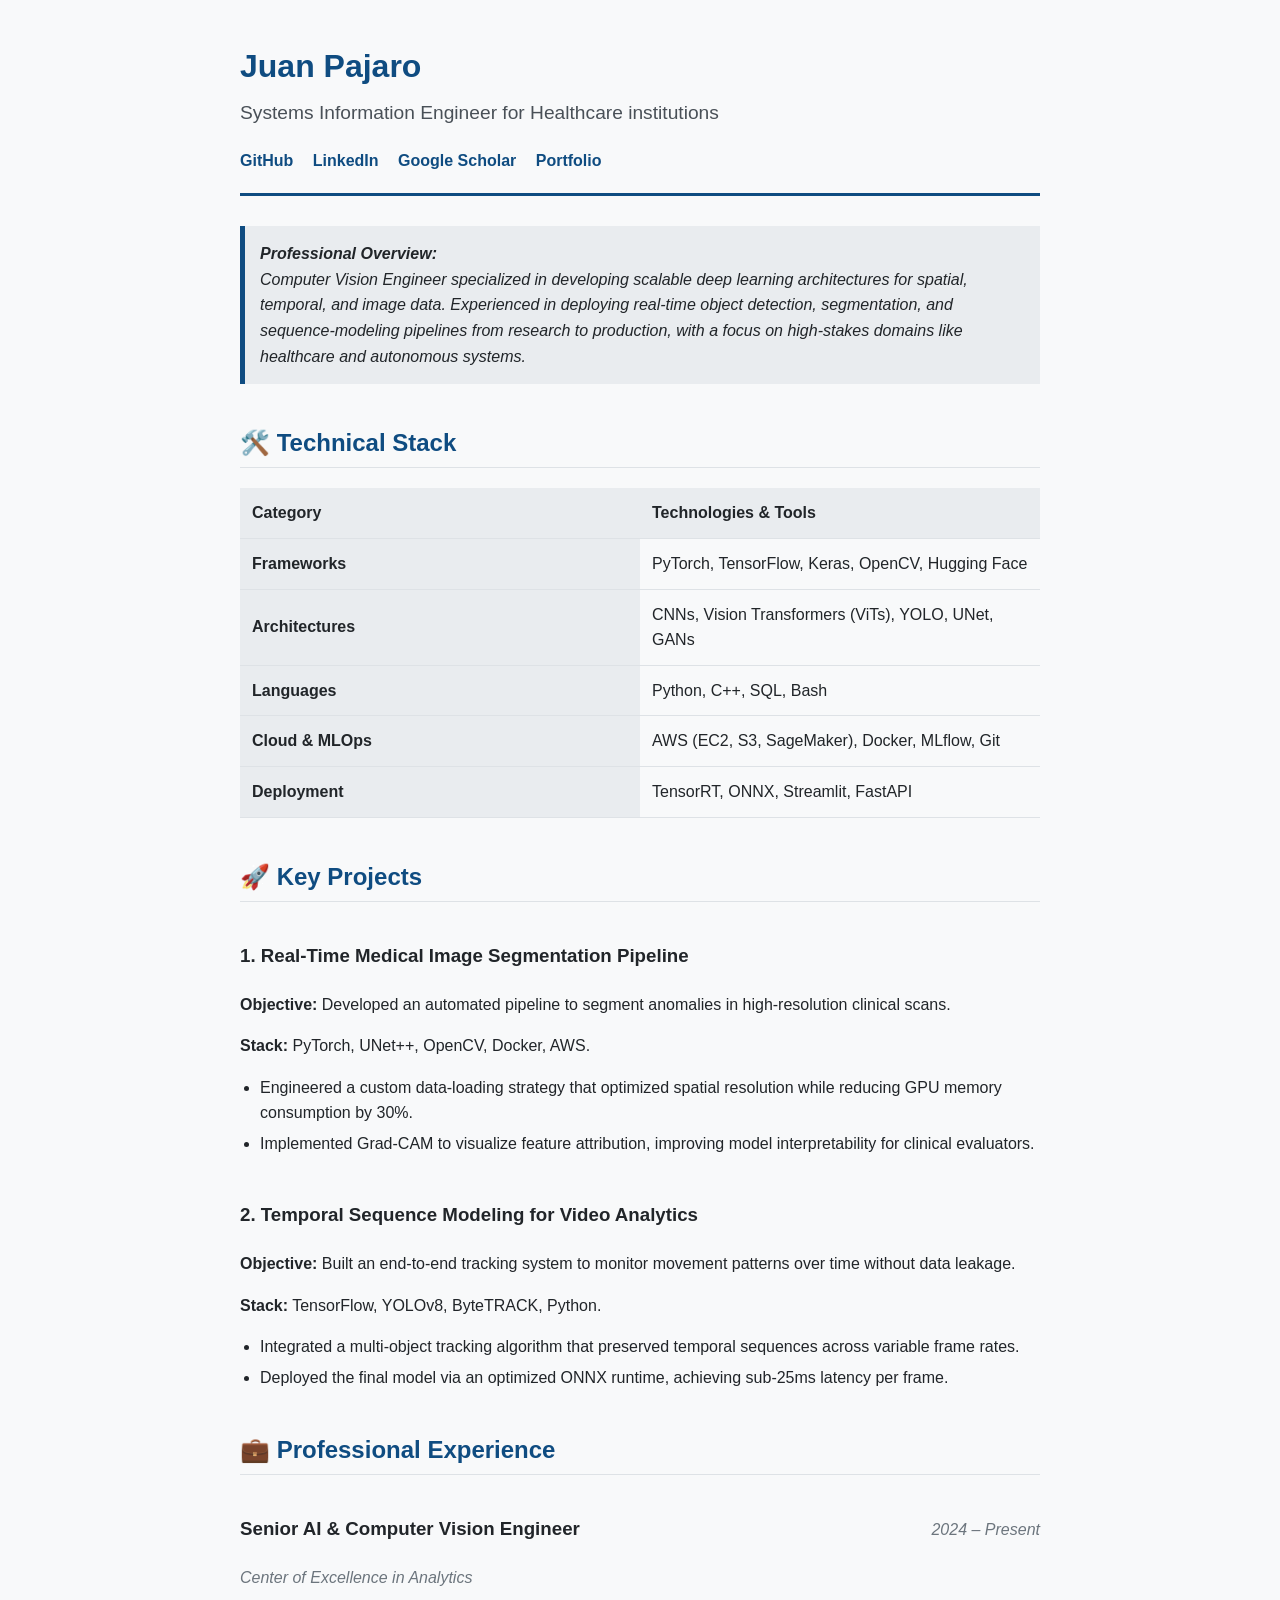
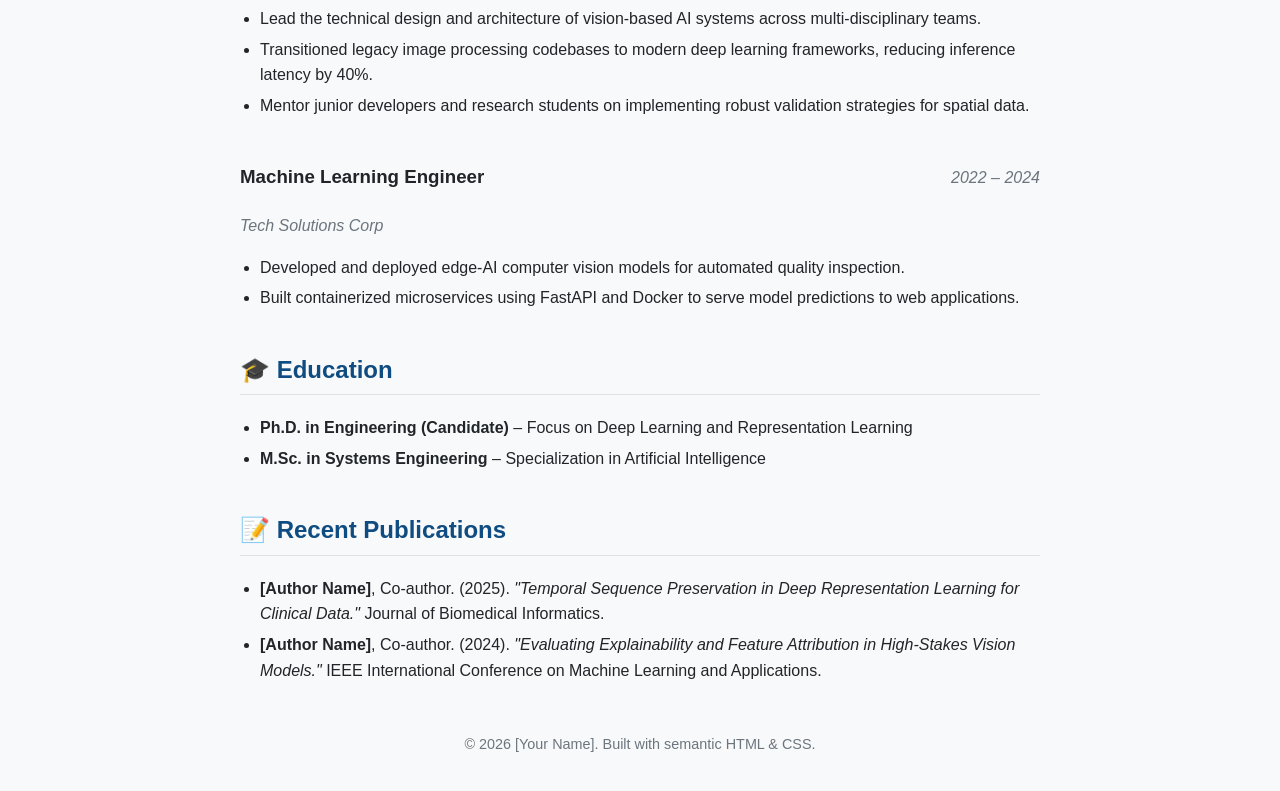
<file: index.html>
<!DOCTYPE html>
<html lang="en">
<head>
    <meta charset="UTF-8">
    <meta name="viewport" content="width=device-width, initial-scale=1.0">
    <title>Computer Vision & Deep Learning Engineer | Portfolio</title>
    <link rel="stylesheet" href="style.css">
</head>
<body>

    <header>
        <h1>Juan Pajaro</h1>
        <p class="subtitle">Systems Information Engineer for Healthcare institutions</p>
        <div class="contact-links">
            <a href="https://github.com/juanpajaro">GitHub</a>
            <a href="#">LinkedIn</a>
            <a href="#">Google Scholar</a>
            <a href="#">Portfolio</a>
        </div>
    </header>

    <main>
        <blockquote>
            <strong>Professional Overview:</strong><br>
            Computer Vision Engineer specialized in developing scalable deep learning architectures for spatial, temporal, and image data. Experienced in deploying real-time object detection, segmentation, and sequence-modeling pipelines from research to production, with a focus on high-stakes domains like healthcare and autonomous systems.
        </blockquote>

        <section id="tech-stack">
            <h2>🛠️ Technical Stack</h2>
            <table>
                <thead>
                    <tr>
                        <th>Category</th>
                        <th>Technologies & Tools</th>
                    </tr>
                </thead>
                <tbody>
                    <tr>
                        <th>Frameworks</th>
                        <td>PyTorch, TensorFlow, Keras, OpenCV, Hugging Face</td>
                    </tr>
                    <tr>
                        <th>Architectures</th>
                        <td>CNNs, Vision Transformers (ViTs), YOLO, UNet, GANs</td>
                    </tr>
                    <tr>
                        <th>Languages</th>
                        <td>Python, C++, SQL, Bash</td>
                    </tr>
                    <tr>
                        <th>Cloud & MLOps</th>
                        <td>AWS (EC2, S3, SageMaker), Docker, MLflow, Git</td>
                    </tr>
                    <tr>
                        <th>Deployment</th>
                        <td>TensorRT, ONNX, Streamlit, FastAPI</td>
                    </tr>
                </tbody>
            </table>
        </section>

        <section id="projects">
            <h2>🚀 Key Projects</h2>
            
            <div class="project-item">
                <div class="project-title">
                    <h3>1. Real-Time Medical Image Segmentation Pipeline</h3>
                </div>
                <p><strong>Objective:</strong> Developed an automated pipeline to segment anomalies in high-resolution clinical scans.</p>
                <p><strong>Stack:</strong> PyTorch, UNet++, OpenCV, Docker, AWS.</p>
                <ul>
                    <li>Engineered a custom data-loading strategy that optimized spatial resolution while reducing GPU memory consumption by 30%.</li>
                    <li>Implemented Grad-CAM to visualize feature attribution, improving model interpretability for clinical evaluators.</li>
                </ul>
            </div>

            <div class="project-item spacer">
                <div class="project-title">
                    <h3>2. Temporal Sequence Modeling for Video Analytics</h3>
                </div>
                <p><strong>Objective:</strong> Built an end-to-end tracking system to monitor movement patterns over time without data leakage.</p>
                <p><strong>Stack:</strong> TensorFlow, YOLOv8, ByteTRACK, Python.</p>
                <ul>
                    <li>Integrated a multi-object tracking algorithm that preserved temporal sequences across variable frame rates.</li>
                    <li>Deployed the final model via an optimized ONNX runtime, achieving sub-25ms latency per frame.</li>
                </ul>
            </div>
        </section>

        <section id="experience">
            <h2>💼 Professional Experience</h2>
            
            <div class="job-item">
                <div class="job-title">
                    <h3>Senior AI & Computer Vision Engineer</h3>
                    <span class="date">2024 – Present</span>
                </div>
                <p class="location">Center of Excellence in Analytics</p>
                <ul>
                    <li>Lead the technical design and architecture of vision-based AI systems across multi-disciplinary teams.</li>
                    <li>Transitioned legacy image processing codebases to modern deep learning frameworks, reducing inference latency by 40%.</li>
                    <li>Mentor junior developers and research students on implementing robust validation strategies for spatial data.</li>
                </ul>
            </div>

            <div class="job-item spacer">
                <div class="job-title">
                    <h3>Machine Learning Engineer</h3>
                    <span class="date">2022 – 2024</span>
                </div>
                <p class="location">Tech Solutions Corp</p>
                <ul>
                    <li>Developed and deployed edge-AI computer vision models for automated quality inspection.</li>
                    <li>Built containerized microservices using FastAPI and Docker to serve model predictions to web applications.</li>
                </ul>
            </div>
        </section>

        <section id="education">
            <h2>🎓 Education</h2>
            <ul>
                <li><strong>Ph.D. in Engineering (Candidate)</strong> – Focus on Deep Learning and Representation Learning</li>
                <li><strong>M.Sc. in Systems Engineering</strong> – Specialization in Artificial Intelligence</li>
            </ul>
        </section>

        <section id="publications">
            <h2>📝 Recent Publications</h2>
            <ul>
                <li><strong>[Author Name]</strong>, Co-author. (2025). <em>"Temporal Sequence Preservation in Deep Representation Learning for Clinical Data."</em> Journal of Biomedical Informatics.</li>
                <li><strong>[Author Name]</strong>, Co-author. (2024). <em>"Evaluating Explainability and Feature Attribution in High-Stakes Vision Models."</em> IEEE International Conference on Machine Learning and Applications.</li>
            </ul>
        </section>
    </main>

    <footer>
        <p>&copy; 2026 [Your Name]. Built with semantic HTML & CSS.</p>
    </footer>

</body>
</html>
</file>
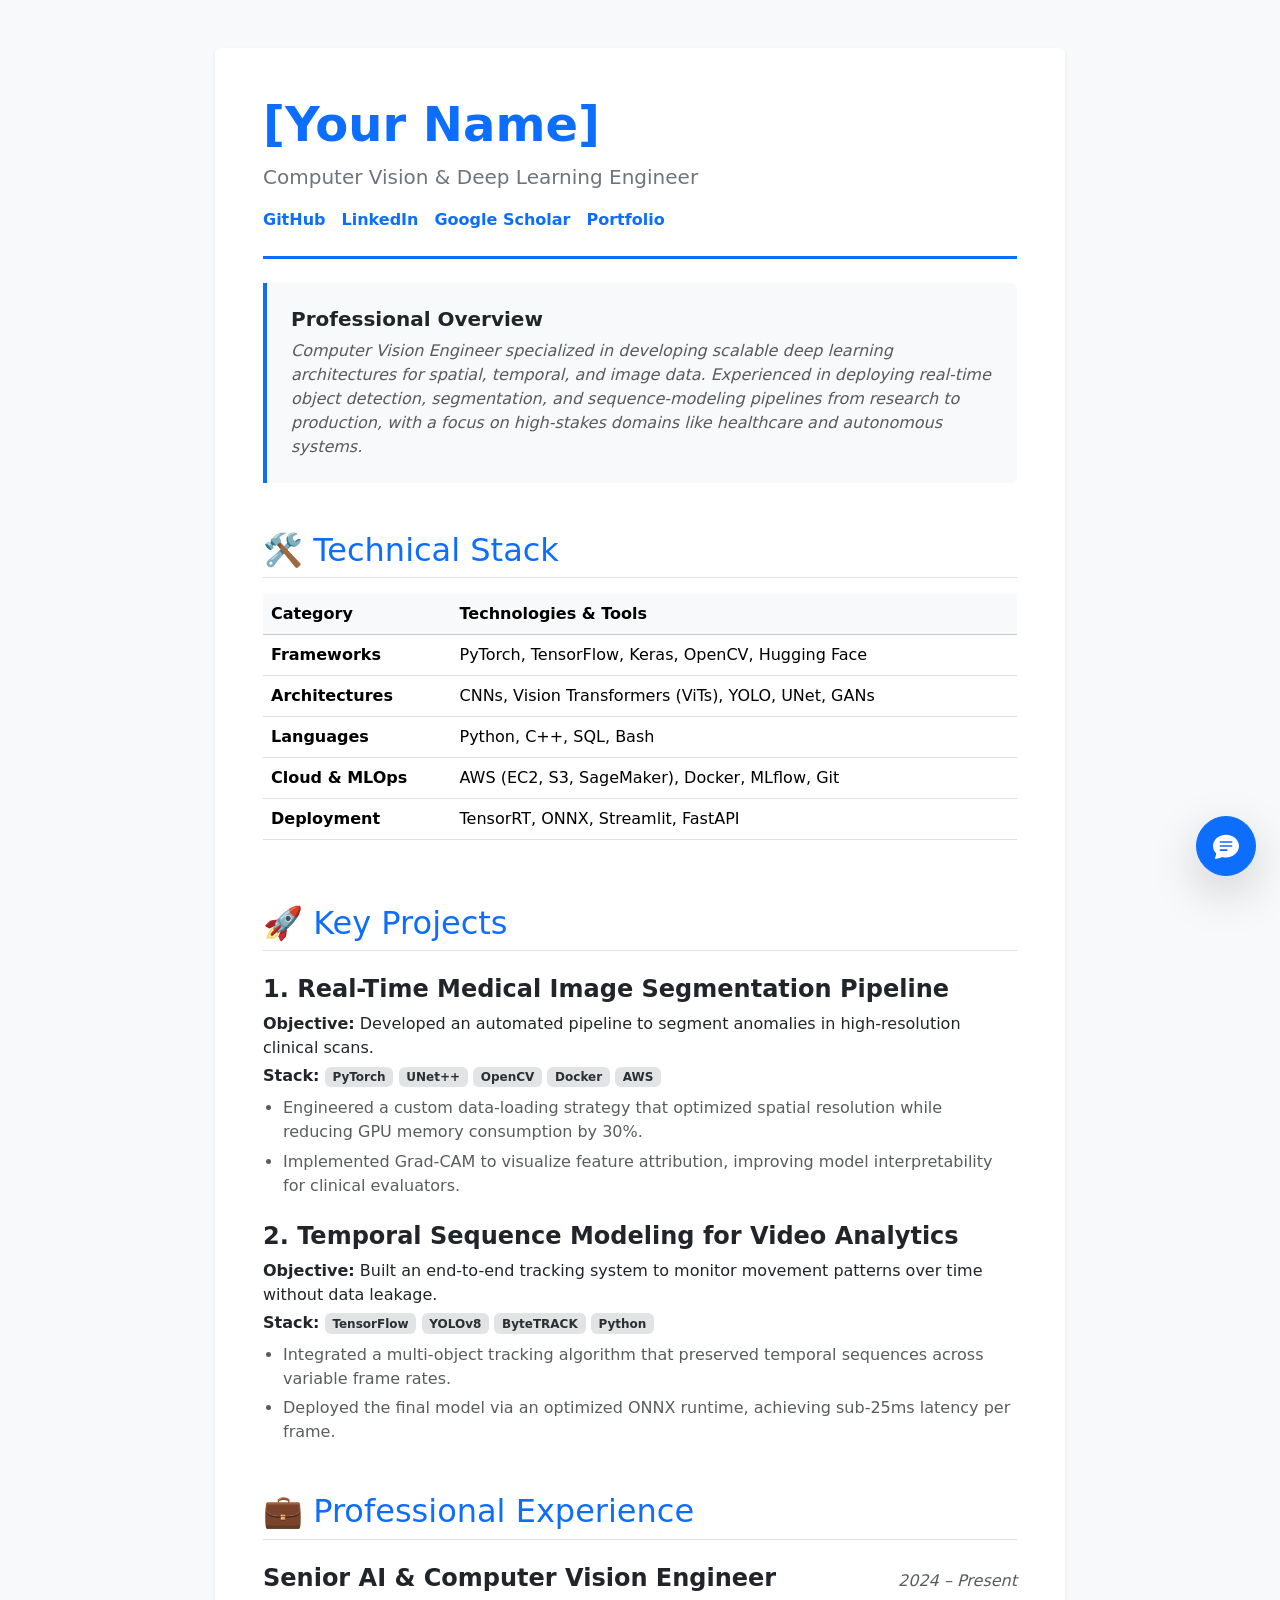
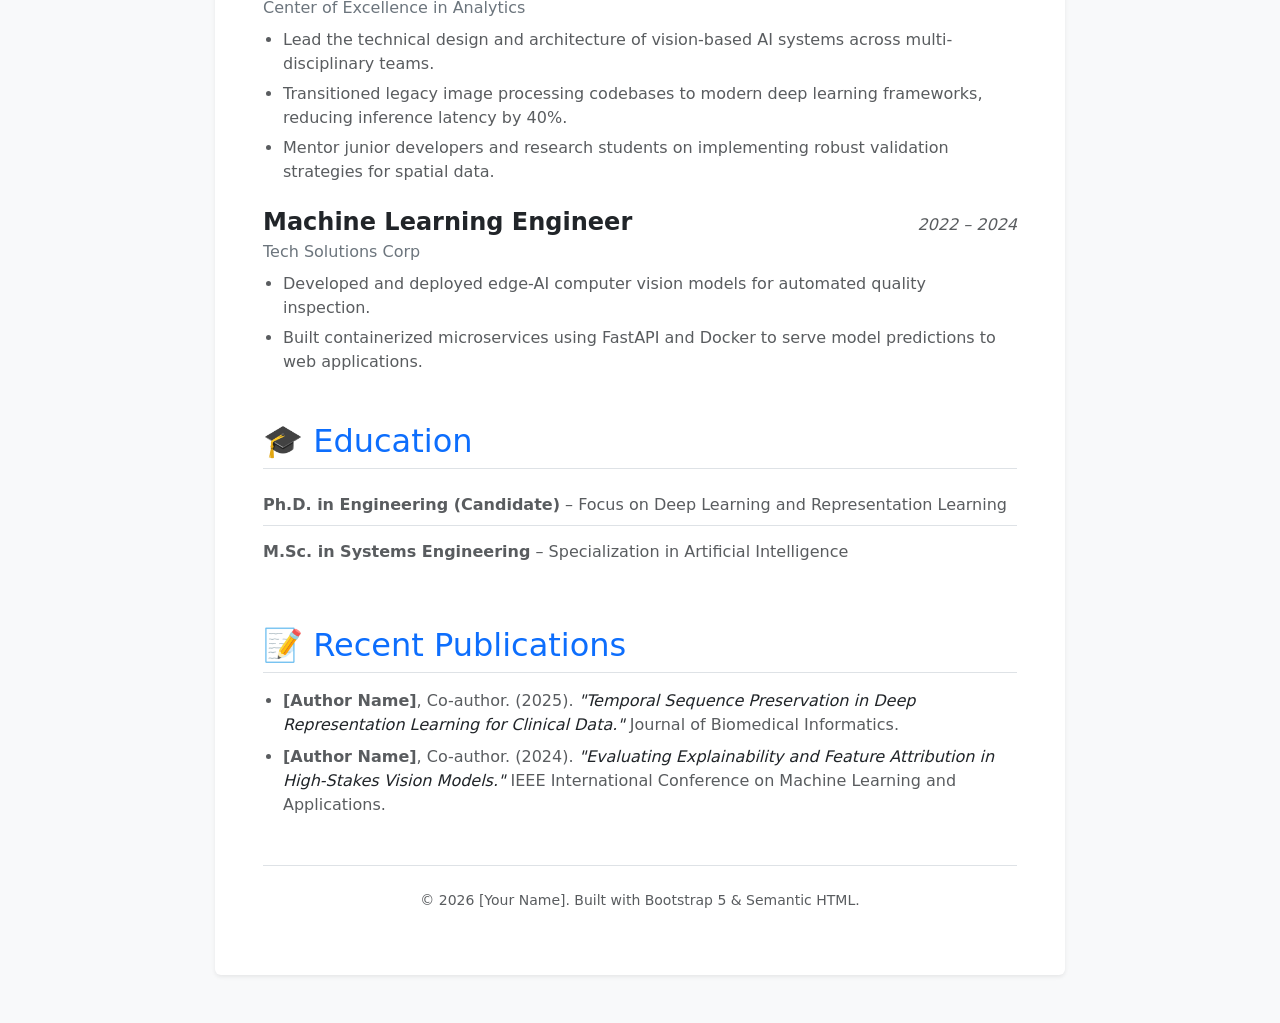
<file: usingB2.html>
<!DOCTYPE html>
<html lang="en">
<head>
    <meta charset="UTF-8">
    <meta name="viewport" content="width=device-width, initial-scale=1.0">
    <title>Computer Vision & Deep Learning Engineer | Portfolio</title>
    <link href="https://cdn.jsdelivr.net/npm/bootstrap@5.3.3/dist/css/bootstrap.min.css" rel="stylesheet" integrity="sha384-QWTKZyjpPEjISv5WaRU9OFeRpok6YctnYmDr5pNlyT2bRjXh0JMhjY6hW+ALEwIH" crossorigin="anonymous">
    
    <style>
        /* Overriding container settings for a focused CV layout */
        .main-container {
            max-width: 850px;
        }

        /* Subtle styling tweaks for the customized quote layout */
        .custom-quote {
            background-color: #f8f9fa !important;
        }

        /* Maintain a consistent spacing for global bullet adjustments */
        main ul {
            padding-left: 1.25rem;
        }

        main ul li {
            margin-bottom: 0.35rem;
        }

        /* Custom lift animation for the floating action button (Option 2) */
        .style-chat-fab {
            transition: transform 0.2s ease-in-out, background-color 0.2s ease-in-out;
        }
        .style-chat-fab:hover {
            transform: scale(1.1);
        }
    </style>
</head>
<body class="bg-light py-5">

    <div class="container bg-white p-4 p-md-5 shadow-sm rounded main-container">
        
        <header class="border-bottom border-primary border-3 pb-4 mb-4">
            <h1 class="text-primary display-5 fw-bold">[Your Name]</h1>
            <p class="lead text-secondary mb-3">Computer Vision & Deep Learning Engineer</p>
            <div class="d-flex flex-wrap gap-3 fw-semibold">
                <a href="#" class="text-decoration-none link-primary">GitHub</a>
                <a href="#" class="text-decoration-none link-primary">LinkedIn</a>
                <a href="#" class="text-decoration-none link-primary">Google Scholar</a>
                <a href="#" class="text-decoration-none link-primary">Portfolio</a>
            </div>
        </header>

        <main>
            <div class="p-4 mb-5 bg-light border-start border-primary border-4 rounded-end custom-quote">
                <h5 class="fw-bold">Professional Overview</h5>
                <p class="mb-0 text-muted fst-italic">
                    Computer Vision Engineer specialized in developing scalable deep learning architectures for spatial, temporal, and image data. Experienced in deploying real-time object detection, segmentation, and sequence-modeling pipelines from research to production, with a focus on high-stakes domains like healthcare and autonomous systems.
                </p>
            </div>

            <section id="tech-stack" class="mb-5">
                <h2 class="text-primary border-bottom pb-2 mb-3">🛠️ Technical Stack</h2>
                <div class="table-responsive">
                    <table class="table table-hover align-middle">
                        <thead class="table-light">
                            <tr>
                                <th scope="col" class="w-25">Category</th>
                                <th scope="col">Technologies & Tools</th>
                            </tr>
                        </thead>
                        <tbody>
                            <tr>
                                <th scope="row">Frameworks</th>
                                <td>PyTorch, TensorFlow, Keras, OpenCV, Hugging Face</td>
                            </tr>
                            <tr>
                                <th scope="row">Architectures</th>
                                <td>CNNs, Vision Transformers (ViTs), YOLO, UNet, GANs</td>
                            </tr>
                            <tr>
                                <th scope="row">Languages</th>
                                <td>Python, C++, SQL, Bash</td>
                            </tr>
                            <tr>
                                <th scope="row">Cloud & MLOps</th>
                                <td>AWS (EC2, S3, SageMaker), Docker, MLflow, Git</td>
                            </tr>
                            <tr>
                                <th scope="row">Deployment</th>
                                <td>TensorRT, ONNX, Streamlit, FastAPI</td>
                            </tr>
                        </tbody>
                    </table>
                </div>
            </section>

            <section id="projects" class="mb-5">
                <h2 class="text-primary border-bottom pb-2 mb-4">🚀 Key Projects</h2>
                
                <div class="project-item mb-4">
                    <h4 class="text-dark fw-semibold">1. Real-Time Medical Image Segmentation Pipeline</h4>
                    <p class="mb-1"><strong>Objective:</strong> Developed an automated pipeline to segment anomalies in high-resolution clinical scans.</p>
                    <p class="mb-2"><strong>Stack:</strong> <span class="badge bg-secondary-subtle text-secondary-emphasis">PyTorch</span> <span class="badge bg-secondary-subtle text-secondary-emphasis">UNet++</span> <span class="badge bg-secondary-subtle text-secondary-emphasis">OpenCV</span> <span class="badge bg-secondary-subtle text-secondary-emphasis">Docker</span> <span class="badge bg-secondary-subtle text-secondary-emphasis">AWS</span></p>
                    <ul class="text-muted">
                        <li>Engineered a custom data-loading strategy that optimized spatial resolution while reducing GPU memory consumption by 30%.</li>
                        <li>Implemented Grad-CAM to visualize feature attribution, improving model interpretability for clinical evaluators.</li>
                    </ul>
                </div>

                <div class="project-item">
                    <h4 class="text-dark fw-semibold">2. Temporal Sequence Modeling for Video Analytics</h4>
                    <p class="mb-1"><strong>Objective:</strong> Built an end-to-end tracking system to monitor movement patterns over time without data leakage.</p>
                    <p class="mb-2"><strong>Stack:</strong> <span class="badge bg-secondary-subtle text-secondary-emphasis">TensorFlow</span> <span class="badge bg-secondary-subtle text-secondary-emphasis">YOLOv8</span> <span class="badge bg-secondary-subtle text-secondary-emphasis">ByteTRACK</span> <span class="badge bg-secondary-subtle text-secondary-emphasis">Python</span></p>
                    <ul class="text-muted">
                        <li>Integrated a multi-object tracking algorithm that preserved temporal sequences across variable frame rates.</li>
                        <li>Deployed the final model via an optimized ONNX runtime, achieving sub-25ms latency per frame.</li>
                    </ul>
                </div>
            </section>

            <section id="experience" class="mb-5">
                <h2 class="text-primary border-bottom pb-2 mb-4">💼 Professional Experience</h2>
                
                <div class="job-item mb-4">
                    <div class="d-flex flex-column flex-sm-row justify-content-between align-items-sm-baseline">
                        <h4 class="text-dark fw-semibold mb-1">Senior AI & Computer Vision Engineer</h4>
                        <span class="text-muted fst-italic">2024 – Present</span>
                    </div>
                    <p class="text-secondary fw-medium mb-2">Center of Excellence in Analytics</p>
                    <ul class="text-muted">
                        <li>Lead the technical design and architecture of vision-based AI systems across multi-disciplinary teams.</li>
                        <li>Transitioned legacy image processing codebases to modern deep learning frameworks, reducing inference latency by 40%.</li>
                        <li>Mentor junior developers and research students on implementing robust validation strategies for spatial data.</li>
                    </ul>
                </div>

                <div class="job-item">
                    <div class="d-flex flex-column flex-sm-row justify-content-between align-items-sm-baseline">
                        <h4 class="text-dark fw-semibold mb-1">Machine Learning Engineer</h4>
                        <span class="text-muted fst-italic">2022 – 2024</span>
                    </div>
                    <p class="text-secondary fw-medium mb-2">Tech Solutions Corp</p>
                    <ul class="text-muted">
                        <li>Developed and deployed edge-AI computer vision models for automated quality inspection.</li>
                        <li>Built containerized microservices using FastAPI and Docker to serve model predictions to web applications.</li>
                    </ul>
                </div>
            </section>

            <section id="education" class="mb-5">
                <h2 class="text-primary border-bottom pb-2 mb-3">🎓 Education</h2>
                <ul class="list-group list-group-flush">
                    <li class="list-group-item bg-transparent px-0 text-muted"><strong>Ph.D. in Engineering (Candidate)</strong> – Focus on Deep Learning and Representation Learning</li>
                    <li class="list-group-item bg-transparent px-0 text-muted"><strong>M.Sc. in Systems Engineering</strong> – Specialization in Artificial Intelligence</li>
                </ul>
            </section>

            <section id="publications" class="mb-5">
                <h2 class="text-primary border-bottom pb-2 mb-3">📝 Recent Publications</h2>
                <ul class="text-muted">
                    <li class="mb-2"><strong>[Author Name]</strong>, Co-author. (2025). <em class="text-dark">"Temporal Sequence Preservation in Deep Representation Learning for Clinical Data."</em> Journal of Biomedical Informatics.</li>
                    <li><strong>[Author Name]</strong>, Co-author. (2024). <em class="text-dark">"Evaluating Explainability and Feature Attribution in High-Stakes Vision Models."</em> IEEE International Conference on Machine Learning and Applications.</li>
                </ul>
            </section>
        </main>

        <footer class="text-center text-muted border-top pt-4 mt-5 small">
            <p>&copy; 2026 [Your Name]. Built with Bootstrap 5 & Semantic HTML.</p>
        </footer>
    </div>

    <div class="position-fixed bottom-0 end-0 m-4 z-3">
        <a href="https://wa.me/yournumber" target="_blank" class="btn btn-primary btn-lg rounded-circle d-flex align-items-center justify-content-center shadow-lg style-chat-fab" style="width: 60px; height: 60px;" title="Chat with me">
            <svg xmlns="http://www.w3.org/2000/svg" width="28" height="28" fill="currentColor" class="bi bi-chat-text-fill" viewBox="0 0 16 16">
                <path d="M16 8c0 3.866-3.582 7-8 7a9 9 0 0 1-2.347-.306c-.584.296-1.925.864-4.181 1.234-.2.032-.352-.176-.273-.362.354-.836.674-1.95.77-2.966C.744 11.37 0 9.76 0 8c0-3.866 3.582-7 8-7s8 3.134 8 7M4.5 5a.5.5 0 0 0 0 1h7a.5.5 0 0 0 0-1zm0 2.5a.5.5 0 0 0 0 1h7a.5.5 0 0 0 0-1zm0 2.5a.5.5 0 0 0 0 1h4a.5.5 0 0 0 0-1z"/>
            </svg>
        </a>
    </div>

    <script src="https://cdn.jsdelivr.net/npm/bootstrap@5.3.3/dist/js/bootstrap.bundle.min.js" integrity="sha384-YvpcrYf0tY3lHB60NNkmXc5s9fDVZLESaAA55NDzOxhy9GkcIdslK1eN7N6jIeHz" crossorigin="anonymous"></script>
</body>
</html>
</file>
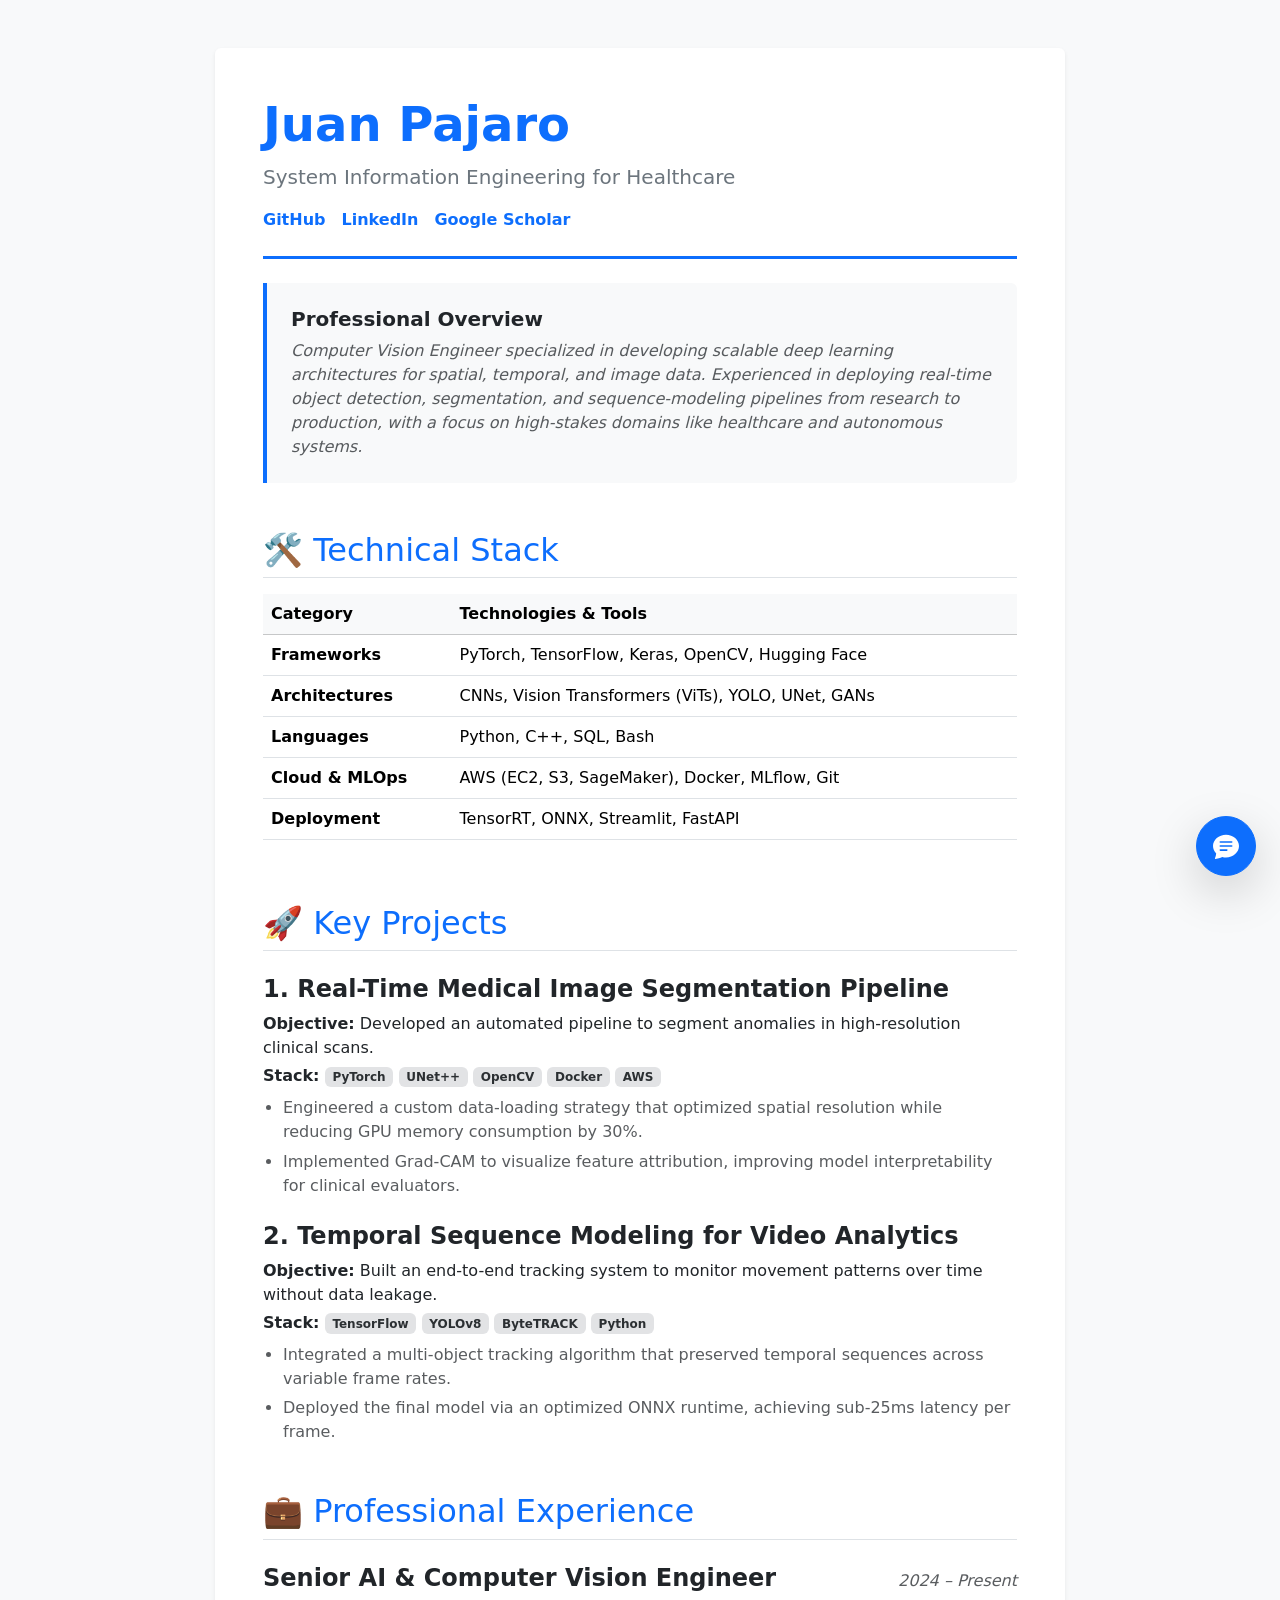
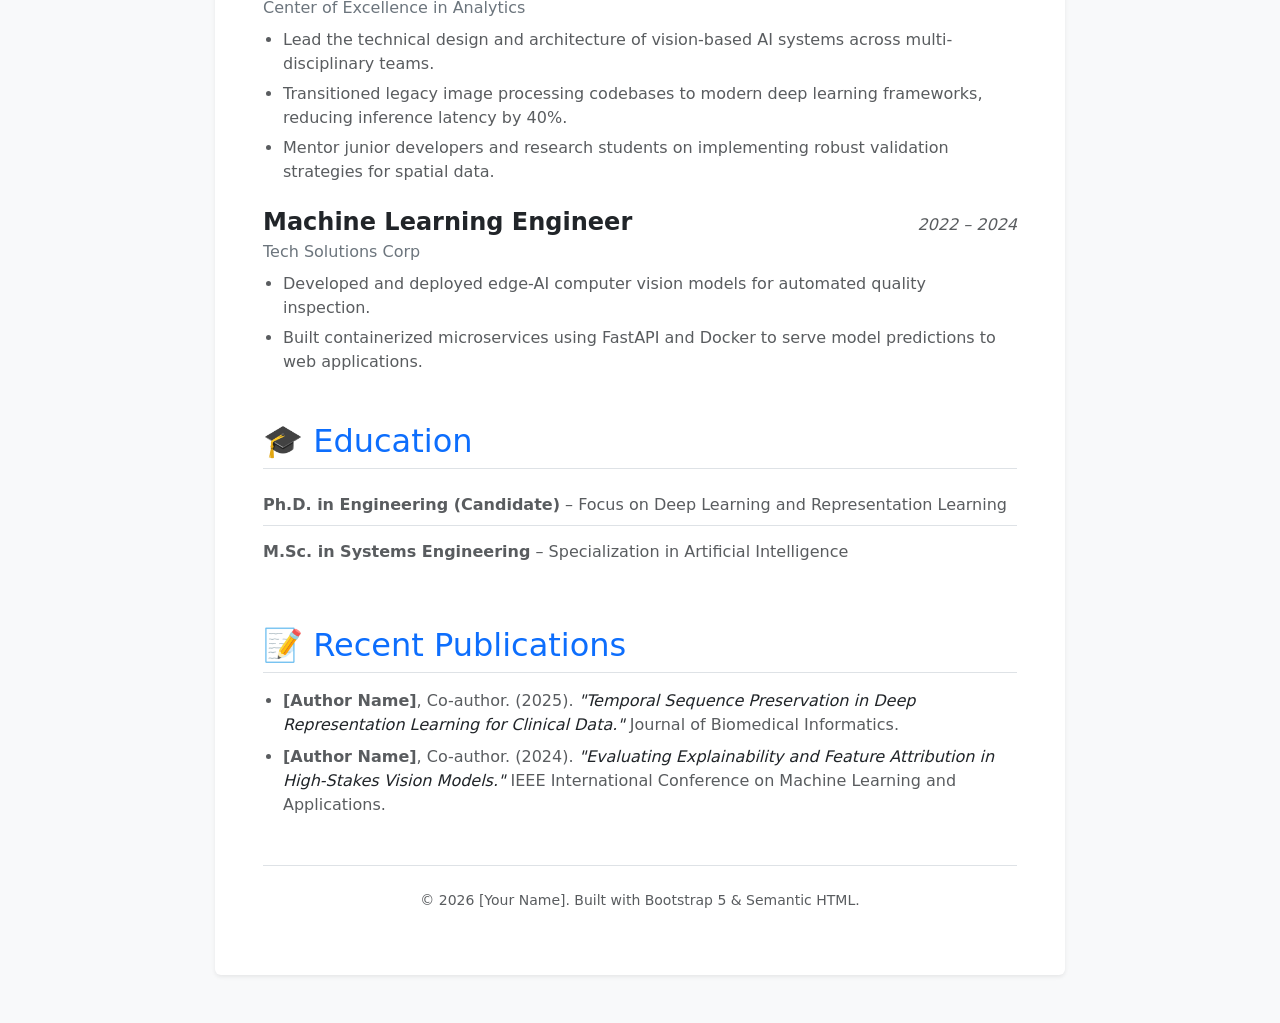
<file: usingB3.html>
<!DOCTYPE html>
<html lang="en">
<head>
    <meta charset="UTF-8">
    <meta name="viewport" content="width=device-width, initial-scale=1.0">
    <title>Computer Vision & Deep Learning Engineer | Portfolio</title>
    <link href="https://cdn.jsdelivr.net/npm/bootstrap@5.3.3/dist/css/bootstrap.min.css" rel="stylesheet" integrity="sha384-QWTKZyjpPEjISv5WaRU9OFeRpok6YctnYmDr5pNlyT2bRjXh0JMhjY6hW+ALEwIH" crossorigin="anonymous">
    <link rel="stylesheet" href="styleB3.css">
</head>
<body class="bg-light py-5">

    <div class="container bg-white p-4 p-md-5 shadow-sm rounded main-container">
        
        <header class="border-bottom border-primary border-3 pb-4 mb-4">
            <h1 class="text-primary display-5 fw-bold">Juan Pajaro</h1>
            <p class="lead text-secondary mb-3">System Information Engineering for Healthcare</p>
            <div class="d-flex flex-wrap gap-3 fw-semibold">
                <a href="https://github.com/juanpajaro" class="text-decoration-none link-primary">GitHub</a>
                <a href="#" class="text-decoration-none link-primary">LinkedIn</a>
                <a href="#" class="text-decoration-none link-primary">Google Scholar</a>                
            </div>
        </header>

        <main>
            <div class="p-4 mb-5 bg-light border-start border-primary border-4 rounded-end custom-quote">
                <h5 class="fw-bold">Professional Overview</h5>
                <p class="mb-0 text-muted fst-italic">
                    Computer Vision Engineer specialized in developing scalable deep learning architectures for spatial, temporal, and image data. Experienced in deploying real-time object detection, segmentation, and sequence-modeling pipelines from research to production, with a focus on high-stakes domains like healthcare and autonomous systems.
                </p>
            </div>

            <section id="tech-stack" class="mb-5">
                <h2 class="text-primary border-bottom pb-2 mb-3">🛠️ Technical Stack</h2>
                <div class="table-responsive">
                    <table class="table table-hover align-middle">
                        <thead class="table-light">
                            <tr>
                                <th scope="col" class="w-25">Category</th>
                                <th scope="col">Technologies & Tools</th>
                            </tr>
                        </thead>
                        <tbody>
                            <tr>
                                <th scope="row">Frameworks</th>
                                <td>PyTorch, TensorFlow, Keras, OpenCV, Hugging Face</td>
                            </tr>
                            <tr>
                                <th scope="row">Architectures</th>
                                <td>CNNs, Vision Transformers (ViTs), YOLO, UNet, GANs</td>
                            </tr>
                            <tr>
                                <th scope="row">Languages</th>
                                <td>Python, C++, SQL, Bash</td>
                            </tr>
                            <tr>
                                <th scope="row">Cloud & MLOps</th>
                                <td>AWS (EC2, S3, SageMaker), Docker, MLflow, Git</td>
                            </tr>
                            <tr>
                                <th scope="row">Deployment</th>
                                <td>TensorRT, ONNX, Streamlit, FastAPI</td>
                            </tr>
                        </tbody>
                    </table>
                </div>
            </section>

            <section id="projects" class="mb-5">
                <h2 class="text-primary border-bottom pb-2 mb-4">🚀 Key Projects</h2>
                
                <div class="project-item mb-4">
                    <h4 class="text-dark fw-semibold">1. Real-Time Medical Image Segmentation Pipeline</h4>
                    <p class="mb-1"><strong>Objective:</strong> Developed an automated pipeline to segment anomalies in high-resolution clinical scans.</p>
                    <p class="mb-2"><strong>Stack:</strong> <span class="badge bg-secondary-subtle text-secondary-emphasis">PyTorch</span> <span class="badge bg-secondary-subtle text-secondary-emphasis">UNet++</span> <span class="badge bg-secondary-subtle text-secondary-emphasis">OpenCV</span> <span class="badge bg-secondary-subtle text-secondary-emphasis">Docker</span> <span class="badge bg-secondary-subtle text-secondary-emphasis">AWS</span></p>
                    <ul class="text-muted">
                        <li>Engineered a custom data-loading strategy that optimized spatial resolution while reducing GPU memory consumption by 30%.</li>
                        <li>Implemented Grad-CAM to visualize feature attribution, improving model interpretability for clinical evaluators.</li>
                    </ul>
                </div>

                <div class="project-item">
                    <h4 class="text-dark fw-semibold">2. Temporal Sequence Modeling for Video Analytics</h4>
                    <p class="mb-1"><strong>Objective:</strong> Built an end-to-end tracking system to monitor movement patterns over time without data leakage.</p>
                    <p class="mb-2"><strong>Stack:</strong> <span class="badge bg-secondary-subtle text-secondary-emphasis">TensorFlow</span> <span class="badge bg-secondary-subtle text-secondary-emphasis">YOLOv8</span> <span class="badge bg-secondary-subtle text-secondary-emphasis">ByteTRACK</span> <span class="badge bg-secondary-subtle text-secondary-emphasis">Python</span></p>
                    <ul class="text-muted">
                        <li>Integrated a multi-object tracking algorithm that preserved temporal sequences across variable frame rates.</li>
                        <li>Deployed the final model via an optimized ONNX runtime, achieving sub-25ms latency per frame.</li>
                    </ul>
                </div>
            </section>

            <section id="experience" class="mb-5">
                <h2 class="text-primary border-bottom pb-2 mb-4">💼 Professional Experience</h2>
                
                <div class="job-item mb-4">
                    <div class="d-flex flex-column flex-sm-row justify-content-between align-items-sm-baseline">
                        <h4 class="text-dark fw-semibold mb-1">Senior AI & Computer Vision Engineer</h4>
                        <span class="text-muted fst-italic">2024 – Present</span>
                    </div>
                    <p class="text-secondary fw-medium mb-2">Center of Excellence in Analytics</p>
                    <ul class="text-muted">
                        <li>Lead the technical design and architecture of vision-based AI systems across multi-disciplinary teams.</li>
                        <li>Transitioned legacy image processing codebases to modern deep learning frameworks, reducing inference latency by 40%.</li>
                        <li>Mentor junior developers and research students on implementing robust validation strategies for spatial data.</li>
                    </ul>
                </div>

                <div class="job-item">
                    <div class="d-flex flex-column flex-sm-row justify-content-between align-items-sm-baseline">
                        <h4 class="text-dark fw-semibold mb-1">Machine Learning Engineer</h4>
                        <span class="text-muted fst-italic">2022 – 2024</span>
                    </div>
                    <p class="text-secondary fw-medium mb-2">Tech Solutions Corp</p>
                    <ul class="text-muted">
                        <li>Developed and deployed edge-AI computer vision models for automated quality inspection.</li>
                        <li>Built containerized microservices using FastAPI and Docker to serve model predictions to web applications.</li>
                    </ul>
                </div>
            </section>

            <section id="education" class="mb-5">
                <h2 class="text-primary border-bottom pb-2 mb-3">🎓 Education</h2>
                <ul class="list-group list-group-flush">
                    <li class="list-group-item bg-transparent px-0 text-muted"><strong>Ph.D. in Engineering (Candidate)</strong> – Focus on Deep Learning and Representation Learning</li>
                    <li class="list-group-item bg-transparent px-0 text-muted"><strong>M.Sc. in Systems Engineering</strong> – Specialization in Artificial Intelligence</li>
                </ul>
            </section>

            <section id="publications" class="mb-5">
                <h2 class="text-primary border-bottom pb-2 mb-3">📝 Recent Publications</h2>
                <ul class="text-muted">
                    <li class="mb-2"><strong>[Author Name]</strong>, Co-author. (2025). <em class="text-dark">"Temporal Sequence Preservation in Deep Representation Learning for Clinical Data."</em> Journal of Biomedical Informatics.</li>
                    <li><strong>[Author Name]</strong>, Co-author. (2024). <em class="text-dark">"Evaluating Explainability and Feature Attribution in High-Stakes Vision Models."</em> IEEE International Conference on Machine Learning and Applications.</li>
                </ul>
            </section>
        </main>

        <footer class="text-center text-muted border-top pt-4 mt-5 small">
            <p>&copy; 2026 [Your Name]. Built with Bootstrap 5 & Semantic HTML.</p>
        </footer>
    </div>

    <div class="position-fixed bottom-0 end-0 m-4 z-3">
        <a href="https://wa.me/yournumber" target="_blank" class="btn btn-primary btn-lg rounded-circle d-flex align-items-center justify-content-center shadow-lg style-chat-fab" title="Chat with me">
            <svg xmlns="http://www.w3.org/2000/svg" width="28" height="28" fill="currentColor" class="bi bi-chat-text-fill" viewBox="0 0 16 16">
                <path d="M16 8c0 3.866-3.582 7-8 7a9 9 0 0 1-2.347-.306c-.584.296-1.925.864-4.181 1.234-.2.032-.352-.176-.273-.362.354-.836.674-1.95.77-2.966C.744 11.37 0 9.76 0 8c0-3.866 3.582-7 8-7s8 3.134 8 7M4.5 5a.5.5 0 0 0 0 1h7a.5.5 0 0 0 0-1zm0 2.5a.5.5 0 0 0 0 1h7a.5.5 0 0 0 0-1zm0 2.5a.5.5 0 0 0 0 1h4a.5.5 0 0 0 0-1z"/>
            </svg>
        </a>
    </div>

    <script src="https://cdn.jsdelivr.net/npm/bootstrap@5.3.3/dist/js/bootstrap.bundle.min.js" integrity="sha384-YvpcrYf0tY3lHB60NNkmXc5s9fDVZLESaAA55NDzOxhy9GkcIdslK1eN7N6jIeHz" crossorigin="anonymous"></script>
</body>
</html>
</file>
<file: style.css>
:root {
    --bg-color: #f8f9fa;
    --text-color: #212529;
    --primary-color: #0f4c81;
    --border-color: #dee2e6;
    --blockquote-bg: #e9ecef;
}

body {
    font-family: -apple-system, BlinkMacSystemFont, "Segoe UI", Roboto, Helvetica, Arial, sans-serif;
    line-height: 1.6;
    color: var(--text-color);
    background-color: var(--bg-color);
    max-width: 800px;
    margin: 0 auto;
    padding: 20px;
}

header {
    border-bottom: 3px solid var(--primary-color);
    padding-bottom: 20px;
    margin-bottom: 30px;
}

h1 {
    color: var(--primary-color);
    margin-bottom: 5px;
}

.subtitle {
    font-size: 1.2rem;
    color: #495057;
    margin-top: 0;
}

.contact-links {
    font-weight: bold;
}

.contact-links a {
    color: var(--primary-color);
    text-decoration: none;
    margin-right: 15px;
}

.contact-links a:hover {
    text-decoration: underline;
}

blockquote {
    background-color: var(--blockquote-bg);
    border-left: 5px solid var(--primary-color);
    margin: 20px 0;
    padding: 15px;
    font-style: italic;
}

h2 {
    color: var(--primary-color);
    border-bottom: 1px solid var(--border-color);
    padding-bottom: 5px;
    margin-top: 40px;
}

h3 {
    margin-bottom: 5px;
}

table {
    width: 100%;
    border-collapse: collapse;
    margin: 20px 0;
}

th, td {
    padding: 12px;
    text-align: left;
    border-bottom: 1px solid var(--border-color);
}

th {
    background-color: #e9ecef;
    width: 30%;
}

.job-title, .project-title {
    display: flex;
    justify-content: space-between;
    align-items: baseline;
    flex-wrap: wrap;
}

.date, .location {
    font-style: italic;
    color: #6c757d;
}

ul {
    padding-left: 20px;
}

li {
    margin-bottom: 5px;
}

.spacer {
    margin-top: 25px;
}

hr {
    border: 0;
    height: 1px;
    background: var(--border-color);
    margin: 40px 0;
}

footer {
    margin-top: 50px;
    text-align: center;
    color: #6c757d;
    font-size: 0.9rem;
}
</file>
<file: styleB3.css>
/* Overriding container settings for a focused CV layout */
.main-container {
    max-width: 850px;
}

/* Subtle styling tweaks for the customized quote layout */
.custom-quote {
    background-color: #f8f9fa !important;
}

/* Maintain a consistent spacing for global bullet adjustments */
main ul {
    padding-left: 1.25rem;
}

main ul li {
    margin-bottom: 0.35rem;
}

/* Custom layout sizing and lift animation for the floating chat action button */
.style-chat-fab {
    width: 60px;
    height: 60px;
    transition: transform 0.2s ease-in-out, background-color 0.2s ease-in-out;
}

.style-chat-fab:hover {
    transform: scale(1.1);
}
</file>
